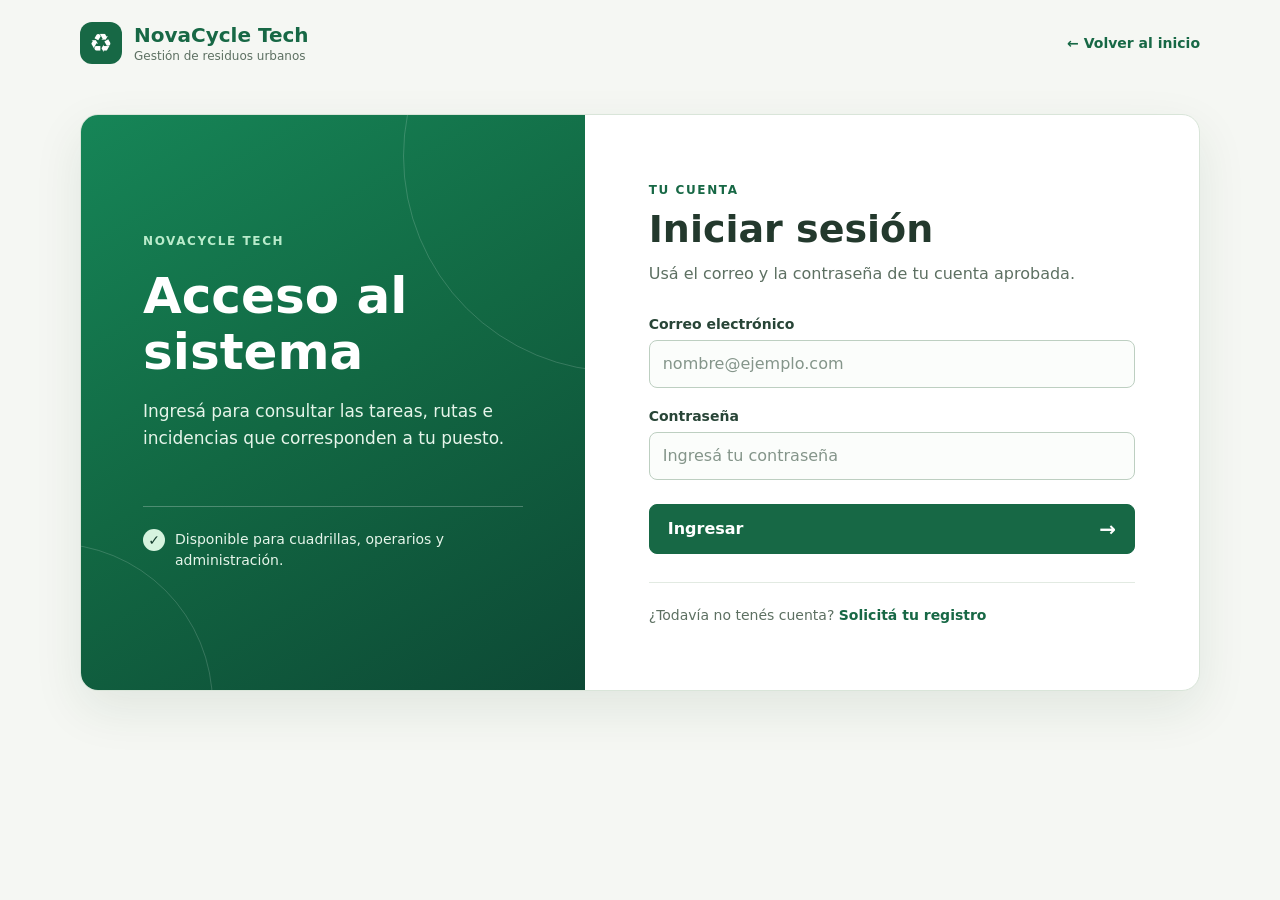
<file: .github/workflows/Frontend/cuadrilla.html>
<!doctype html>
<html lang="es">
  <head>
    <meta charset="UTF-8" />
    <meta name="viewport" content="width=device-width, initial-scale=1.0" />
    <title>Mi cuadrilla | NovaCycle Tech</title>
    <link rel="stylesheet" href="cuadrilla.css?v=3" />
  </head>
  <body>
    <header class="barra-superior">
      <div>
        <strong>♻ NovaCycle Tech</strong>
        <span>Gestión de residuos urbanos</span>
      </div>
      <a href="index.html" data-cerrar-sesion>Cerrar sesión</a>
    </header>

    <main>
      <div class="portada-panel">
        <p class="etiqueta">CUADRILLA</p>
        <h1 id="saludo">Mi jornada</h1>
        <p id="descripcionRol" class="descripcion">
          Consultá tu recorrido y registrá las tareas de la jornada.
        </p>
      </div>

      <section class="resumen" aria-label="Resumen de la jornada">
        <article>
          <span>Ruta asignada</span><strong id="nombreRuta">Cargando...</strong
          ><small id="zonaRuta">Consultando asignación</small>
        </article>
        <article>
          <span>Camión</span><strong id="camionAsignado">Cargando...</strong
          ><small id="estadoCamionResumen">Consultando flota</small>
        </article>
        <article>
          <span>Paradas</span><strong id="paradasPendientes">-</strong
          ><small id="detalleParadas">-</small>
        </article>
      </section>

      <section class="panel">
        <div class="titulo-seccion">
          <div>
            <h2>Recorrido de hoy</h2>
            <p>Marcá una parada cuando la recolección esté terminada.</p>
          </div>
          <span id="progreso">0 / 0</span>
        </div>
        <ol id="listaParadas" class="paradas">
          <li>Cargando ruta...</li>
        </ol>
      </section>

      <div class="dos-columnas">
        <section class="panel">
          <h2>Registrar incidencia</h2>
          <p>Informá una rotura, desborde o problema durante el recorrido.</p>
          <form id="formIncidencia">
            <label for="contenedorIncidencia">Lugar del problema</label>
            <select id="contenedorIncidencia">
              <option value="">Otro lugar</option>
            </select>
            <label for="ubicacion" id="etiquetaUbicacion">Ubicación (otro lugar)</label>
            <input id="ubicacion" required placeholder="Ej.: Yaguarón y Uruguay" />
            <label for="tipoIncidencia">Tipo de incidencia</label>
            <select id="tipoIncidencia" required>
              <option value="Desborde">Desborde</option>
              <option value="Contenedor roto">Contenedor roto</option>
              <option value="No se pudo recolectar">No se pudo recolectar</option>
            </select>
            <label for="detalle">Detalle</label>
            <textarea
              id="detalle"
              required
              placeholder="Describí brevemente lo ocurrido"
            ></textarea>
            <button type="submit">Enviar incidencia</button>
          </form>
        </section>

        <section id="panelCamion" class="panel" hidden>
          <h2>Estado del camión</h2>
          <p>Como conductor podés informar el estado actual del vehículo.</p>
          <form id="formCamion">
            <label for="estadoCamion">Estado</label>
            <select id="estadoCamion">
              <option value="disponible">Operativo</option>
              <option value="en_mantenimiento">Requiere revisión</option>
              <option value="fuera_de_servicio">Fuera de servicio</option>
            </select>
            <label for="observacionCamion">Observación</label>
            <textarea
              id="observacionCamion"
              placeholder="Ej.: ruido en el sistema hidráulico"
            ></textarea>
            <button type="submit">Actualizar estado</button>
          </form>
        </section>
      </div>
      <section class="panel">
        <h2>Mis incidencias</h2>
        <ul id="listaMisIncidencias" class="paradas">
          <li>Cargando reportes...</li>
        </ul>
      </section>
    </main>
    <script src="sesion.js?v=3"></script>
    <script src="cuadrilla.js?v=5"></script>
  </body>
</html>
</file>
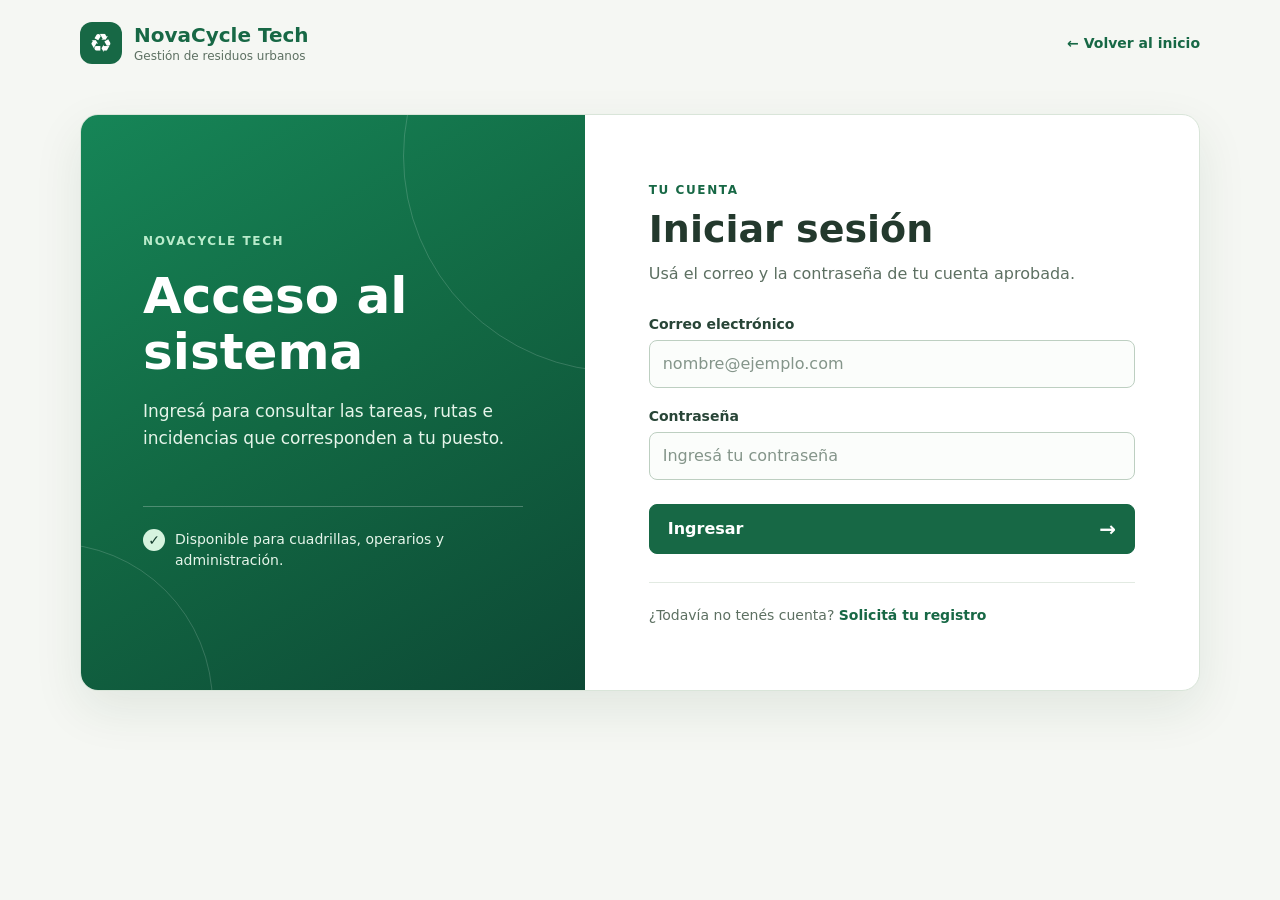
<file: .github/workflows/Frontend/login.html>
<!DOCTYPE html>
<html lang="es">
<head>
    <meta charset="UTF-8">
    <meta name="viewport" content="width=device-width, initial-scale=1.0">
    <title>NovaCycle Tech | Inicio de sesión</title>
    <link rel="stylesheet" href="auth.css?v=2">
</head>
<body class="auth-page">
    <header class="auth-header">
        <a class="auth-brand" href="index.html" aria-label="NovaCycle Tech, ir al inicio">
            <span class="brand-icon" aria-hidden="true">♻</span>
            <span><strong>NovaCycle Tech</strong><small>Gestión de residuos urbanos</small></span>
        </a>
        <a class="header-link" href="index.html">← Volver al inicio</a>
    </header>

    <main class="auth-shell">
        <aside class="auth-intro">
            <span class="eyebrow">NOVACYCLE TECH</span>
            <h1>Acceso al sistema</h1>
            <p>Ingresá para consultar las tareas, rutas e incidencias que corresponden a tu puesto.</p>
            <div class="intro-note"><span aria-hidden="true">✓</span> Disponible para cuadrillas, operarios y administración.</div>
        </aside>

        <section class="auth-card" aria-labelledby="titulo-login">
            <span class="form-kicker">TU CUENTA</span>
            <h2 id="titulo-login">Iniciar sesión</h2>
            <p class="form-description">Usá el correo y la contraseña de tu cuenta aprobada.</p>

            <form id="formLogin" class="auth-form">
                <div class="field">
                    <label for="email">Correo electrónico</label>
                    <input type="email" id="email" name="email" placeholder="nombre@ejemplo.com" autocomplete="email" required>
                </div>
                <div class="field">
                    <label for="password">Contraseña</label>
                    <input type="password" id="password" name="password" placeholder="Ingresá tu contraseña" autocomplete="current-password" required>
                </div>
                <button class="submit-button" type="submit">Ingresar <span aria-hidden="true">→</span></button>
            </form>
            <p id="mensajeLogin" class="form-message" role="alert" hidden></p>
            <p class="auth-switch">¿Todavía no tenés cuenta? <a href="registro.html">Solicitá tu registro</a></p>
        </section>
    </main>
    <script src="auth.js?v=4"></script>
</body>
</html>
</file>
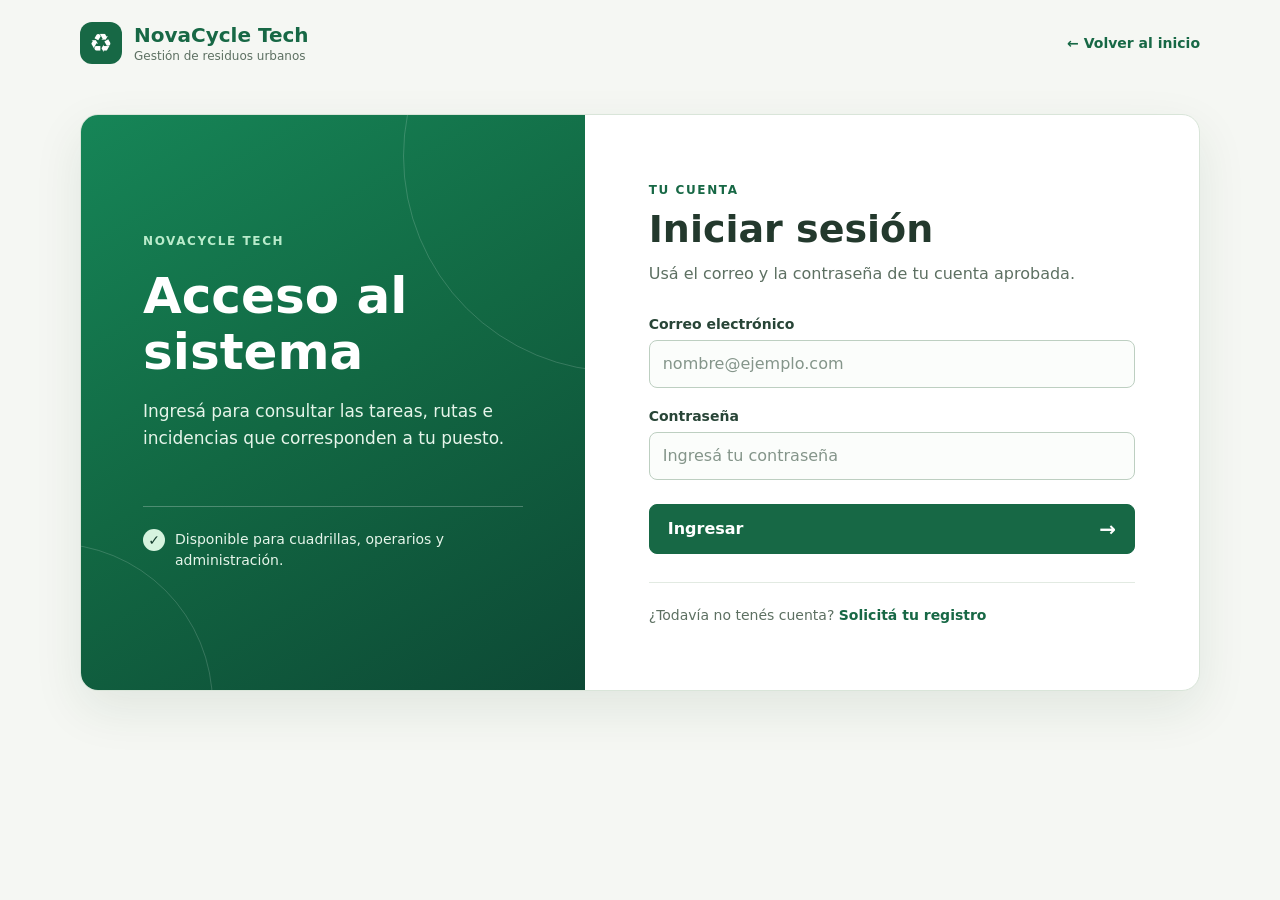
<file: .github/workflows/Frontend/operario.html>
<!doctype html>
<html lang="es">
  <head>
    <meta charset="UTF-8" />
    <meta name="viewport" content="width=device-width, initial-scale=1.0" />
    <title>Operario | NovaCycle Tech</title>
    <link rel="stylesheet" href="operario.css?v=5" />
  </head>
  <body>
    <header class="barra-superior">
      <div><strong>♻ NovaCycle Tech</strong><span>Gestión de residuos urbanos</span></div>
      <a href="index.html" data-cerrar-sesion>Cerrar sesión</a>
    </header>
    <main>
      <div class="portada-panel">
        <p class="etiqueta">OPERARIO</p>
        <h1 id="saludo">Centro de acopio</h1>
        <p class="descripcion">
          Controlá el ingreso de residuos, el estado de la maquinaria y las tareas de la cuadrilla.
        </p>
      </div>
      <section class="panel panel-alertas" aria-live="polite">
        <h2>Alertas activas</h2>
        <div id="alertasOperario" class="alertas-operario">Consultando incidencias...</div>
      </section>
      <section class="resumen">
        <article>
          <span>Ingresos de hoy</span><strong id="totalIngresos">0 kg</strong
          ><small id="camionesRecibidos">0 camiones recibidos</small>
        </article>
        <article>
          <span>Incidencias abiertas</span><strong id="totalIncidencias">0</strong
          ><small>Pendientes o revisadas</small>
        </article>
      </section>
      <div class="dos-columnas">
        <section class="panel">
          <h2>Registrar ingreso de residuos</h2>
          <p>Registrá la carga que llega al centro de acopio.</p>
          <form id="formIngreso">
            <label for="camion">Camión</label
            ><select id="camion" required></select>
            <label for="tipoResiduo">Tipo de residuo</label
            ><select id="tipoResiduo" required>
              <option>Residuos comunes</option>
              <option>Reciclables</option>
              <option>Vidrio</option>
            </select>
            <label for="peso">Peso recibido (kg)</label
            ><input id="peso" type="number" min="1" required placeholder="Ej.: 2500" />
            <button type="submit">Registrar ingreso</button>
          </form>
        </section>
        <section class="panel">
          <h2>Estado de la maquinaria</h2>
          <p>Informá cualquier cambio para que el equipo esté al tanto.</p>
          <form id="formMaquinaria">
            <label for="maquinaria">Equipo</label
            ><select id="maquinaria">
              <option>Compactadora 01</option>
              <option>Cinta transportadora 02</option>
              <option>Prensa hidráulica 01</option>
            </select>
            <label for="estadoMaquinaria">Estado</label
            ><select id="estadoMaquinaria">
              <option>Operativa</option>
              <option>Requiere mantenimiento</option>
              <option>Fuera de servicio</option>
            </select>
            <label for="observacion">Observación</label
            ><textarea id="observacion" placeholder="Detalle opcional"></textarea>
            <button type="submit">Actualizar maquinaria</button>
          </form>
        </section>
      </div>
      <section class="panel">
        <div class="titulo-seccion">
          <div>
            <h2>Camiones registrados</h2>
            <p>Consultá los vehículos y su estado actual.</p>
          </div>
        </div>
        <div class="tabla-contenedor">
          <table>
            <thead>
              <tr>
                <th>Camión</th>
                <th>Modelo</th>
                <th>Estado</th>
              </tr>
            </thead>
            <tbody id="tablaCamiones">
              <tr>
                <td colspan="3">Cargando camiones...</td>
              </tr>
            </tbody>
          </table>
        </div>
      </section>
      <section class="panel" id="incidencias-abiertas">
        <h2>Incidencias abiertas</h2>
        <ul id="listaIncidencias" class="incidencias">
          <li>Cargando incidencias...</li>
        </ul>
      </section>
      <section class="panel">
        <h2>Incidencias cerradas</h2>
        <ul id="listaIncidenciasCerradas" class="incidencias">
          <li>Cargando historial...</li>
        </ul>
      </section>
    </main>
    <script src="sesion.js?v=3"></script>
    <script src="operario.js?v=5"></script>
  </body>
</html>
</file>
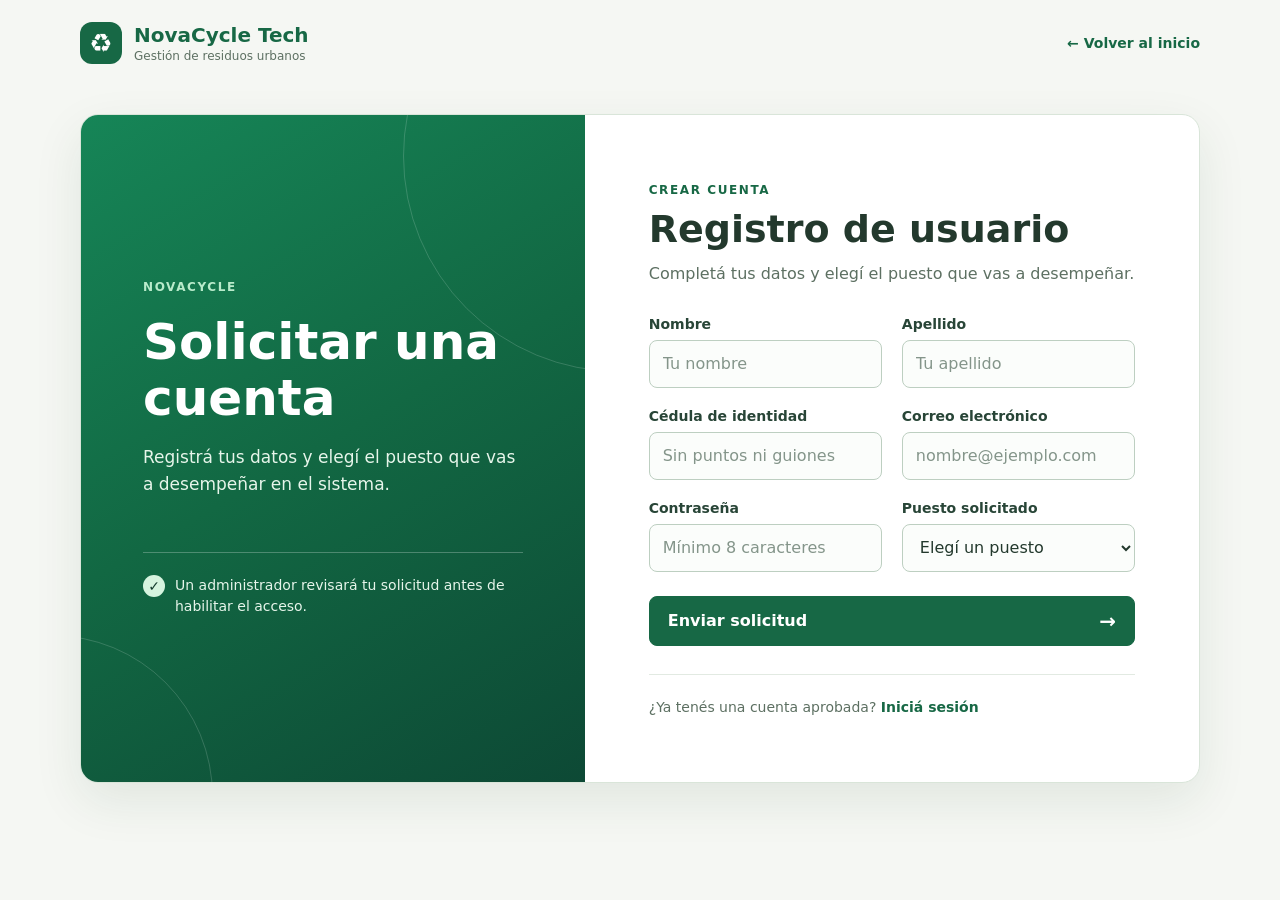
<file: .github/workflows/Frontend/registro.html>
<!DOCTYPE html>
<html lang="es">
<head>
    <meta charset="UTF-8">
    <meta name="viewport" content="width=device-width, initial-scale=1.0">
    <title>NovaCycle Tech | Registro</title>
    <link rel="stylesheet" href="auth.css?v=2">
</head>
<body class="auth-page">
    <header class="auth-header">
        <a class="auth-brand" href="index.html" aria-label="NovaCycle Tech, ir al inicio">
            <span class="brand-icon" aria-hidden="true">♻</span>
            <span><strong>NovaCycle Tech</strong><small>Gestión de residuos urbanos</small></span>
        </a>
        <a class="header-link" href="index.html">← Volver al inicio</a>
    </header>

    <main class="auth-shell">
        <aside class="auth-intro">
            <span class="eyebrow">NOVACYCLE</span>
            <h1>Solicitar una cuenta</h1>
            <p>Registrá tus datos y elegí el puesto que vas a desempeñar en el sistema.</p>
            <div class="intro-note"><span aria-hidden="true">✓</span> Un administrador revisará tu solicitud antes de habilitar el acceso.</div>
        </aside>

        <section class="auth-card" aria-labelledby="titulo-registro">
            <span class="form-kicker">CREAR CUENTA</span>
            <h2 id="titulo-registro">Registro de usuario</h2>
            <p class="form-description">Completá tus datos y elegí el puesto que vas a desempeñar.</p>

            <form id="formRegistro" class="auth-form registration-form">
                <div class="field">
                    <label for="nombre">Nombre</label>
                    <input type="text" id="nombre" name="nombre" placeholder="Tu nombre" autocomplete="given-name" required>
                </div>
                <div class="field">
                    <label for="apellido">Apellido</label>
                    <input type="text" id="apellido" name="apellido" placeholder="Tu apellido" autocomplete="family-name" required>
                </div>
                <div class="field">
                    <label for="CI">Cédula de identidad</label>
                    <input type="text" id="CI" name="CI" placeholder="Sin puntos ni guiones" inputmode="numeric" required>
                </div>
                <div class="field">
                    <label for="email">Correo electrónico</label>
                    <input type="email" id="email" name="email" placeholder="nombre@ejemplo.com" autocomplete="email" required>
                </div>
                <div class="field">
                    <label for="password">Contraseña</label>
                    <input type="password" id="password" name="password" placeholder="Mínimo 8 caracteres" autocomplete="new-password" minlength="8" required>
                </div>
                <div class="field">
                    <label for="rol_solicitado">Puesto solicitado</label>
                    <select id="rol_solicitado" name="rol_solicitado" required>
                        <option value="" disabled selected>Elegí un puesto</option>
                        <option value="peon">Peón de recolección</option>
                        <option value="conductor">Conductor</option>
                        <option value="operario">Operario</option>
                    </select>
                </div>
                <button class="submit-button full-width" type="submit">Enviar solicitud <span aria-hidden="true">→</span></button>
            </form>
            <p id="mensajeRegistro" class="form-message" role="alert" hidden></p>
            <p class="auth-switch">¿Ya tenés una cuenta aprobada? <a href="login.html">Iniciá sesión</a></p>
        </section>
    </main>
    <script src="auth.js?v=3"></script>
</body>
</html>
</file>
<file: .github/workflows/Frontend/cuadrilla.css>
:root {
  --verde: #176845;
  --fondo: #f5f7f3;
  --borde: #d9e5d9;
  --texto: #23392d;
}
* {
  box-sizing: border-box;
}
body {
  margin: 0;
  background: var(--fondo);
  color: var(--texto);
  font-family: system-ui, -apple-system, BlinkMacSystemFont, "Segoe UI", sans-serif;
}
.barra-superior {
  display: flex;
  justify-content: space-between;
  align-items: center;
  gap: 20px;
  padding: 19px max(24px, calc((100% - 1152px) / 2));
  background: #153c2e;
}
.barra-superior strong {
  display: block;
  color: #fff;
  font-size: 20px;
}
.barra-superior span { color: #bedbc8; }
.barra-superior a {
  padding: 9px 13px;
  border: 1px solid rgba(255, 255, 255, .35);
  border-radius: 8px;
  color: #fff;
  font-weight: bold;
  text-decoration: none;
}
.barra-superior a:hover { background: rgba(255, 255, 255, .12); }
main {
  max-width: 1200px;
  margin: 0 auto;
  padding: 30px 24px 80px;
}
.portada-panel {
  padding: 38px 44px 42px;
  border-radius: 20px;
  background: radial-gradient(circle at 88% 30%, rgba(152, 220, 164, .2), transparent 36%),
    linear-gradient(115deg, #153c2e, #1b6545);
  color: #fff;
}
.etiqueta {
  margin: 0 0 10px;
  color: #c2e9ca;
  font-size: 12px;
  font-weight: bold;
  letter-spacing: .16em;
}
.portada-panel h1 {
  margin: 0;
  color: #fff;
  font-size: clamp(30px, 4vw, 46px);
  letter-spacing: -.03em;
}
.descripcion {
  max-width: 600px;
  margin: 11px 0 0;
  color: #e1f1e6;
  line-height: 1.6;
}
.resumen,
.dos-columnas {
  display: grid;
  gap: 18px;
}
.resumen {
  grid-template-columns: repeat(3, 1fr);
  margin: 22px 0;
}
.resumen article,
.panel {
  background: white;
  border: 1px solid var(--borde);
  border-radius: 15px;
  padding: 26px;
  box-shadow: 0 10px 26px rgba(21, 60, 46, .05);
}
.resumen article {
  min-height: 130px;
  border-top: 3px solid var(--verde);
}
.resumen span,
.resumen strong,
.resumen small {
  display: block;
}
.resumen strong {
  margin: 12px 0 5px;
  color: #153c2e;
  font-size: clamp(22px, 2.5vw, 30px);
}
.resumen small { color: #637267; }
.panel h2 { margin-top: 0; color: #153c2e; }
.titulo-seccion {
  display: flex;
  justify-content: space-between;
  align-items: center;
}
.titulo-seccion h2 {
  margin-bottom: 5px;
}
.titulo-seccion p,
.panel > p {
  margin-top: 0;
  color: #57685c;
}
.titulo-seccion > span {
  background: #e3f0e7;
  color: var(--verde);
  font-weight: bold;
  padding: 8px 12px;
  border-radius: 999px;
}
.paradas {
  list-style: none;
  margin: 20px 0 0;
  padding: 0;
}
.paradas li {
  display: flex;
  align-items: center;
  justify-content: space-between;
  gap: 16px;
  margin-top: 9px;
  padding: 15px 17px;
  border: 1px solid #e2ebe2;
  border-radius: 10px;
  background: #f8fbf8;
}
.paradas strong,
.paradas span {
  display: block;
}
.paradas div span {
  color: #657269;
  font-size: 14px;
  margin-top: 3px;
}
.completada > span {
  color: var(--verde);
  font-size: 14px;
  font-weight: bold;
}
.dos-columnas {
  grid-template-columns: repeat(2, 1fr);
  margin: 20px 0;
}
form {
  display: grid;
  gap: 9px;
  margin-top: 24px;
}
label {
  font-weight: bold;
  font-size: 14px;
}
input,
select,
textarea,
button {
  min-height: 43px;
  border: 1px solid #bdcfbf;
  border-radius: 8px;
  font: inherit;
  padding: 10px 12px;
}
input,
select,
textarea { background: #fff; color: var(--texto); }
input:focus-visible,
select:focus-visible,
textarea:focus-visible,
button:focus-visible,
.barra-superior a:focus-visible {
  outline: 3px solid #9ed4b0;
  outline-offset: 2px;
}
textarea {
  min-height: 78px;
  resize: vertical;
}
button {
  background: var(--verde);
  color: white;
  border-color: var(--verde);
  cursor: pointer;
  font-weight: bold;
  margin-top: 8px;
}
button:hover { background: #105537; }
.btn-completar {
  margin: 0;
  white-space: nowrap;
}
.completada {
  opacity: 0.65;
}
@media (max-width: 720px) {
  .barra-superior {
    padding: 16px 24px;
  }
  .portada-panel { padding: 30px 26px; }
  .resumen,
  .dos-columnas {
    grid-template-columns: 1fr;
  }
  .paradas li {
    align-items: flex-start;
    flex-direction: column;
  }
  .btn-completar {
    width: 100%;
  }
}

@media (max-width: 480px) {
  .barra-superior { align-items: flex-start; flex-direction: column; }
  main { padding: 18px 16px 55px; }
  .resumen article,
  .panel { padding: 21px; }
  .titulo-seccion { align-items: flex-start; flex-direction: column; }
}
</file>
<file: .github/workflows/Frontend/auth.css>
:root {
    --verde: #176845;
    --verde-oscuro: #153c2e;
    --texto: #23392d;
    --secundario: #5d7062;
    --borde: #d9e5d9;
    --fondo: #f5f7f3;
}
* { box-sizing: border-box; }
body {
    margin: 0;
    min-height: 100vh;
    background: var(--fondo);
    color: var(--texto);
    font-family: system-ui, -apple-system, BlinkMacSystemFont, "Segoe UI", sans-serif;
}
a { color: var(--verde); }
.auth-header {
    width: min(1120px, calc(100% - 48px));
    margin: 0 auto;
    padding: 22px 0;
    display: flex;
    align-items: center;
    justify-content: space-between;
    gap: 20px;
}
.auth-brand {
    display: inline-flex;
    align-items: center;
    gap: 12px;
    color: var(--texto);
    text-decoration: none;
}
.brand-icon {
    display: grid;
    place-items: center;
    width: 42px;
    height: 42px;
    border-radius: 12px;
    background: var(--verde);
    color: white;
    font-size: 26px;
}
.auth-brand strong, .auth-brand small { display: block; }
.auth-brand strong { color: var(--verde); font-size: 20px; }
.auth-brand small { color: var(--secundario); font-size: 12px; margin-top: 2px; }
.header-link {
    font-size: 14px;
    font-weight: 700;
    text-decoration: none;
}
.header-link:hover, .auth-switch a:hover { text-decoration: underline; }
.auth-shell {
    display: grid;
    grid-template-columns: minmax(300px, 0.82fr) minmax(0, 1fr);
    width: min(1120px, calc(100% - 48px));
    margin: 28px auto 64px;
    background: white;
    border: 1px solid var(--borde);
    border-radius: 18px;
    overflow: hidden;
    box-shadow: 0 18px 50px rgba(24, 64, 36, .09);
}
.auth-intro {
    position: relative;
    isolation: isolate;
    display: flex;
    flex-direction: column;
    justify-content: center;
    min-height: 570px;
    padding: clamp(32px, 5vw, 62px);
    overflow: hidden;
    color: white;
    background: linear-gradient(150deg, #168557 0%, #126843 49%, #0d4935 100%);
}
.auth-intro::before, .auth-intro::after {
    content: "";
    position: absolute;
    z-index: -1;
    border: 1px solid rgba(255, 255, 255, .16);
    border-radius: 50%;
}
.auth-intro::before { width: 430px; height: 430px; right: -250px; top: -175px; }
.auth-intro::after { width: 320px; height: 320px; left: -190px; bottom: -175px; }
.eyebrow, .form-kicker {
    font-size: 12px;
    font-weight: 700;
    letter-spacing: 1.6px;
}
.eyebrow { color: #b9ebcb; }
.auth-intro h1 {
    max-width: 420px;
    margin: 20px 0 18px;
    font-size: clamp(34px, 4vw, 50px);
    line-height: 1.12;
}
.auth-intro > p {
    max-width: 400px;
    margin: 0;
    color: #e6f5ea;
    font-size: 17px;
    line-height: 1.6;
}
.intro-note {
    display: flex;
    align-items: flex-start;
    gap: 10px;
    max-width: 390px;
    margin-top: 54px;
    padding-top: 22px;
    border-top: 1px solid rgba(255, 255, 255, .25);
    color: #e6f5ea;
    font-size: 14px;
    line-height: 1.5;
}
.intro-note span {
    display: grid;
    flex: 0 0 22px;
    place-items: center;
    width: 22px;
    height: 22px;
    border-radius: 50%;
    background: #d6f4df;
    color: var(--verde-oscuro);
    font-weight: 700;
}
.auth-card {
    align-self: center;
    width: 100%;
    padding: clamp(30px, 5vw, 64px);
}
.form-kicker { color: var(--verde); }
.auth-card h2 {
    margin: 10px 0 10px;
    color: var(--texto);
    font-size: clamp(29px, 3vw, 38px);
    line-height: 1.15;
}
.form-description {
    margin: 0 0 30px;
    color: var(--secundario);
    line-height: 1.5;
}
.auth-form { display: grid; gap: 20px; }
.registration-form { grid-template-columns: repeat(2, minmax(0, 1fr)); }
.field { min-width: 0; }
.field label {
    display: block;
    margin-bottom: 8px;
    color: #284537;
    font-size: 14px;
    font-weight: 700;
}
.field input, .field select {
    width: 100%;
    min-height: 48px;
    padding: 11px 13px;
    border: 1px solid #bdcfc1;
    border-radius: 8px;
    outline: none;
    background: #fbfdfb;
    color: var(--texto);
    font: inherit;
}
.field input::placeholder { color: #84958a; }
.field input:focus, .field select:focus {
    border-color: var(--verde);
    box-shadow: 0 0 0 3px rgba(20, 116, 71, .14);
    background: white;
}
.submit-button {
    display: flex;
    align-items: center;
    justify-content: space-between;
    gap: 18px;
    width: 100%;
    min-height: 50px;
    margin-top: 4px;
    padding: 12px 18px;
    border: 1px solid var(--verde);
    border-radius: 8px;
    background: var(--verde);
    color: white;
    cursor: pointer;
    font: inherit;
    font-weight: 700;
    transition: background .2s, transform .2s;
}
.submit-button:hover { background: #0d5e39; transform: translateY(-1px); }
.submit-button:focus-visible, a:focus-visible {
    outline: 3px solid #9bd9ac;
    outline-offset: 3px;
}
.submit-button span { font-size: 20px; }
.full-width { grid-column: 1 / -1; }
.form-message {
    margin: 18px 0 0;
    padding: 11px 13px;
    border-radius: 8px;
    background: #e2f3e7;
    color: #155b36;
    font-size: 14px;
}
.form-message.error { background: #fff0ee; color: #9c342c; }
.form-message[hidden] { display: none; }
.auth-switch {
    margin: 28px 0 0;
    padding-top: 22px;
    border-top: 1px solid #e2eae2;
    color: var(--secundario);
    font-size: 14px;
    line-height: 1.5;
}
.auth-switch a { font-weight: 700; text-decoration: none; }
@media (max-width: 760px) {
    .auth-shell { grid-template-columns: 1fr; margin-top: 12px; }
    .auth-intro { min-height: 0; padding: 35px; }
    .auth-intro h1 { max-width: 550px; margin: 14px 0; font-size: 32px; }
    .auth-intro > p { font-size: 15px; }
    .intro-note { margin-top: 25px; }
    .auth-card { padding: 35px; }
}
@media (max-width: 520px) {
    .auth-header, .auth-shell { width: min(100% - 28px, 1120px); }
    .auth-header { padding: 17px 0; }
    .auth-brand strong { font-size: 17px; }
    .auth-brand small { font-size: 11px; }
    .header-link { font-size: 12px; text-align: right; }
    .auth-shell { border-radius: 12px; }
    .auth-intro, .auth-card { padding: 28px 23px; }
    .registration-form { grid-template-columns: 1fr; }
}
</file>
<file: .github/workflows/Frontend/operario.css>
:root {
  --verde: #176845;
  --fondo: #f5f7f3;
  --borde: #d9e5d9;
  --texto: #23392d;
}
* {
  box-sizing: border-box;
}
body {
  margin: 0;
  background: var(--fondo);
  color: var(--texto);
  font-family: system-ui, -apple-system, BlinkMacSystemFont, "Segoe UI", sans-serif;
}
.barra-superior {
  align-items: center;
  background: #153c2e;
  display: flex;
  justify-content: space-between;
  gap: 20px;
  padding: 19px max(24px, calc((100% - 1152px) / 2));
}
.barra-superior strong {
  color: #fff;
  display: block;
  font-size: 20px;
}
.barra-superior span { color: #bedbc8; }
.barra-superior a {
  padding: 9px 13px;
  border: 1px solid rgba(255, 255, 255, .35);
  border-radius: 8px;
  color: #fff;
  font-weight: bold;
  text-decoration: none;
}
.barra-superior a:hover { background: rgba(255, 255, 255, .12); }
main {
  margin: auto;
  max-width: 1200px;
  padding: 30px 24px 80px;
}
.portada-panel {
  padding: 38px 44px 42px;
  border-radius: 20px;
  background: radial-gradient(circle at 88% 30%, rgba(152, 220, 164, .2), transparent 36%),
    linear-gradient(115deg, #153c2e, #1b6545);
  color: #fff;
}
.etiqueta {
  margin: 0 0 10px;
  color: #c2e9ca;
  font-size: 12px;
  font-weight: bold;
  letter-spacing: .16em;
}
.portada-panel h1 {
  margin: 0;
  color: #fff;
  font-size: clamp(30px, 4vw, 46px);
  letter-spacing: -.03em;
}
.descripcion,
.panel > p {
  color: #5d7062;
}
.portada-panel .descripcion {
  max-width: 650px;
  margin: 11px 0 0;
  color: #e1f1e6;
  line-height: 1.6;
}
.panel h2 {
  margin-top: 0;
  color: #153c2e;
}
.alertas-operario {
  background: #fff7e7;
  border-left: 5px solid #b66b00;
  color: #533800;
  padding: 16px 18px;
  border-radius: 0 9px 9px 0;
}
.alertas-operario strong,
.alertas-operario span,
.alertas-operario a {
  display: block;
}
.alertas-operario span,
.alertas-operario a {
  margin-top: 6px;
}
.alertas-operario a {
  color: #765000;
  font-weight: bold;
}
.resumen,
.dos-columnas {
  display: grid;
  gap: 18px;
}
.resumen {
  grid-template-columns: repeat(2, 1fr);
  margin: 22px 0;
}
.resumen article,
.panel {
  background: #fff;
  border: 1px solid var(--borde);
  border-radius: 15px;
  padding: 26px;
  box-shadow: 0 10px 26px rgba(21, 60, 46, .05);
}
.resumen article {
  min-height: 130px;
  border-top: 3px solid var(--verde);
}
.panel-alertas { margin-top: 22px; }
.resumen small { color: #637267; }
.resumen strong { color: #153c2e; }
.panel > p { line-height: 1.5; }
.resumen span,
.resumen strong,
.resumen small {
  display: block;
}
.resumen strong {
  font-size: clamp(22px, 2.5vw, 30px);
  margin: 12px 0 5px;
}
.dos-columnas {
  grid-template-columns: repeat(2, 1fr);
  margin-bottom: 20px;
}
form {
  display: grid;
  gap: 9px;
  margin-top: 24px;
}
label {
  font-size: 14px;
  font-weight: bold;
}
input,
select,
textarea,
button {
  min-height: 43px;
  border: 1px solid #bdcfbf;
  border-radius: 8px;
  font: inherit;
  padding: 10px 12px;
}
input,
select,
textarea { background: #fff; color: var(--texto); }
input:focus-visible,
select:focus-visible,
textarea:focus-visible,
button:focus-visible,
.barra-superior a:focus-visible {
  outline: 3px solid #9ed4b0;
  outline-offset: 2px;
}
textarea {
  min-height: 78px;
  resize: vertical;
}
button {
  background: var(--verde);
  border-color: var(--verde);
  color: #fff;
  cursor: pointer;
  font-weight: bold;
  margin-top: 8px;
}
button:hover { background: #105537; }
.titulo-seccion {
  align-items: center;
  display: flex;
  justify-content: space-between;
}
.titulo-seccion h2 {
  margin-bottom: 5px;
}
.tabla-contenedor {
  overflow-x: auto;
}
table {
  border-collapse: collapse;
  margin-top: 20px;
  min-width: 680px;
  width: 100%;
}
th,
td {
  border-bottom: 1px solid #e1e9e1;
  padding: 13px;
  text-align: left;
}
th {
  background: #edf5ef;
  color: #526355;
  font-size: 13px;
}
.estado {
  border-radius: 999px;
  font-size: 13px;
  font-weight: bold;
  padding: 6px 9px;
  white-space: nowrap;
}
.en-ruta {
  background: #fff1cc;
  color: #865d00;
}
.completado {
  background: #e1f1e6;
  color: var(--verde);
}
.incidencias {
  list-style: none;
  margin: 18px 0 0;
  padding: 0;
}
.incidencias li {
  align-items: center;
  border: 1px solid #e2ebe2;
  border-radius: 10px;
  background: #f8fbf8;
  display: flex;
  gap: 18px;
  justify-content: space-between;
  margin-top: 9px;
  padding: 15px 17px;
}
.incidencias strong,
.incidencias span {
  display: block;
}
.incidencias span {
  color: #637267;
  font-size: 14px;
  margin-top: 4px;
}
.btn-resolver {
  margin: 0;
  white-space: nowrap;
}
.revisada {
  opacity: 0.55;
  text-decoration: line-through;
}
@media (max-width: 720px) {
  .barra-superior {
    padding: 16px 24px;
  }
  .portada-panel { padding: 30px 26px; }
  .resumen,
  .dos-columnas {
    grid-template-columns: 1fr;
  }
  .incidencias li {
    align-items: flex-start;
    flex-direction: column;
  }
  .btn-resolver {
    width: 100%;
  }
}

@media (max-width: 480px) {
  .barra-superior { align-items: flex-start; flex-direction: column; }
  main { padding: 18px 16px 55px; }
  .resumen article,
  .panel { padding: 21px; }
}
</file>
